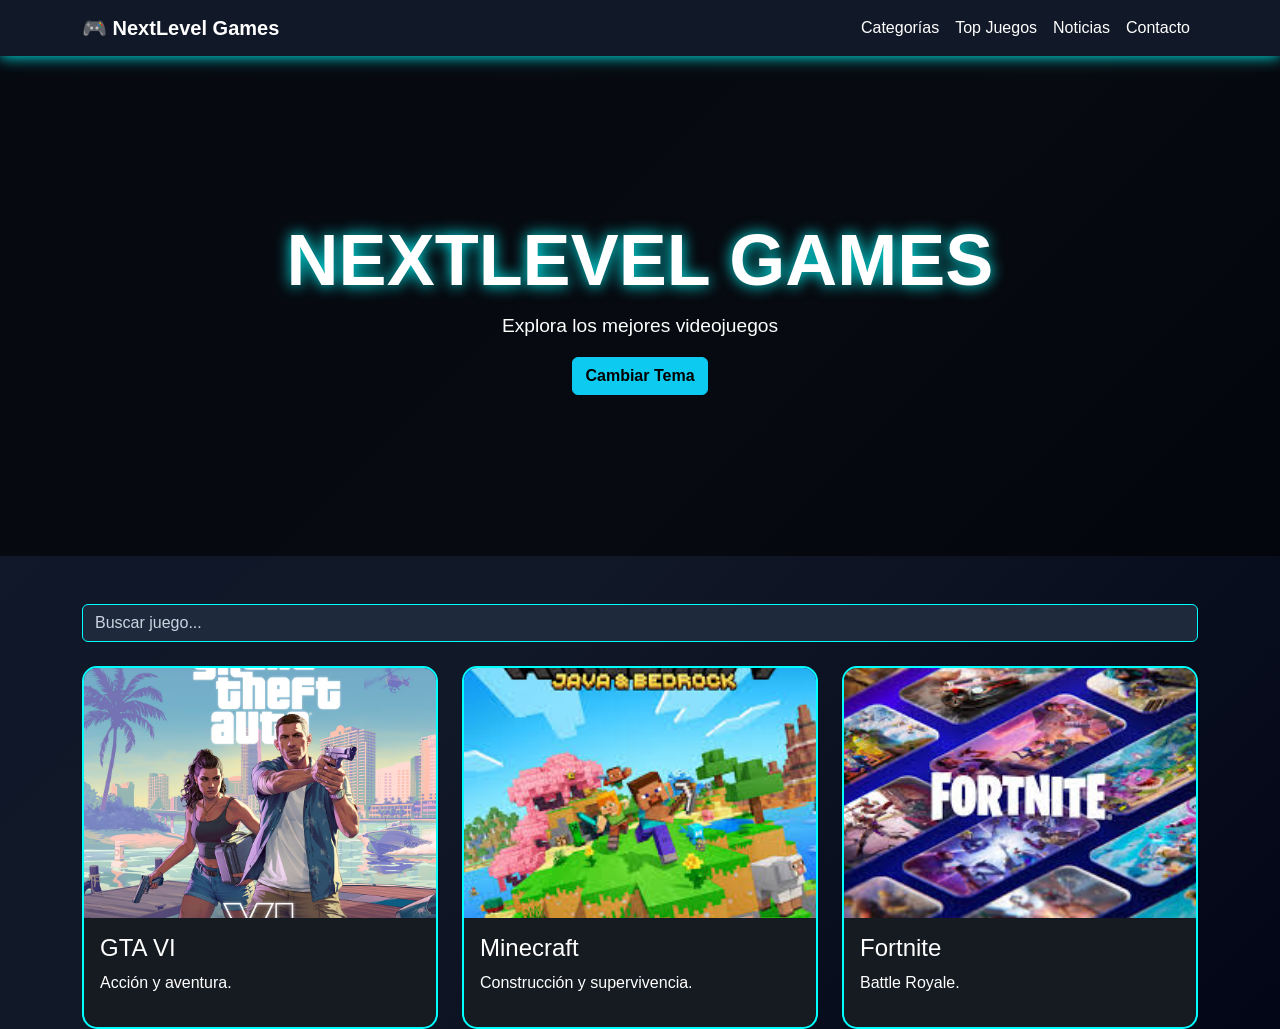
<file: next nevel games/public/index.html>
<!DOCTYPE html>
<html lang="es">

<head>

<meta charset="UTF-8">

<meta name="viewport"
content="width=device-width, initial-scale=1.0">

<title>NextLevel Games</title>

<link href="https://cdn.jsdelivr.net/npm/bootstrap@5.3.3/dist/css/bootstrap.min.css"
rel="stylesheet">

<link rel="stylesheet"
href="assets/css/style.css">

</head>

<body>

<nav class="navbar navbar-expand-lg navbar-dark">

<div class="container">

<a class="navbar-brand"
href="index.html">

🎮 NextLevel Games

</a>

<ul class="navbar-nav ms-auto">

<li class="nav-item">
<a class="nav-link"
href="categorias.html">
Categorías
</a>
</li>

<li class="nav-item">
<a class="nav-link"
href="top.html">
Top Juegos
</a>
</li>

<li class="nav-item">
<a class="nav-link"
href="noticias.html">
Noticias
</a>
</li>

<li class="nav-item">
<a class="nav-link"
href="contacto.html">
Contacto
</a>
</li>

</ul>

</div>

</nav>

<header class="hero">

<div>

<h1 class="display-2">

NEXTLEVEL GAMES

</h1>

<p>

Explora los mejores videojuegos

</p>

<button
onclick="cambiarTema()"
class="btn btn-info">

Cambiar Tema

</button>

</div>

</header>

<section class="container mt-5">

<input
id="busqueda"
onkeyup="buscarJuego()"
class="form-control mb-4"
placeholder="Buscar juego...">

<div class="row g-4">

<div class="col-md-4 juego"
data-nombre="GTA VI">

<div class="card">

<img src="assets/img/gta6.jpg">

<div class="card-body">

<h4>GTA VI</h4>

<p>Acción y aventura.</p>

</div>

</div>

</div>

<div class="col-md-4 juego"
data-nombre="Minecraft">

<div class="card">

<img src="assets/img/minecraft.jpg">

<div class="card-body">

<h4>Minecraft</h4>

<p>Construcción y supervivencia.</p>

</div>

</div>

</div>

<div class="col-md-4 juego"
data-nombre="Fortnite">

<div class="card">

<img src="assets/img/fortnite.jpg">

<div class="card-body">

<h4>Fortnite</h4>

<p>Battle Royale.</p>

</div>

</div>

</div>

</div>

</section>

<script src="assets/js/app.js"></script>

</body>

</html>
</file>
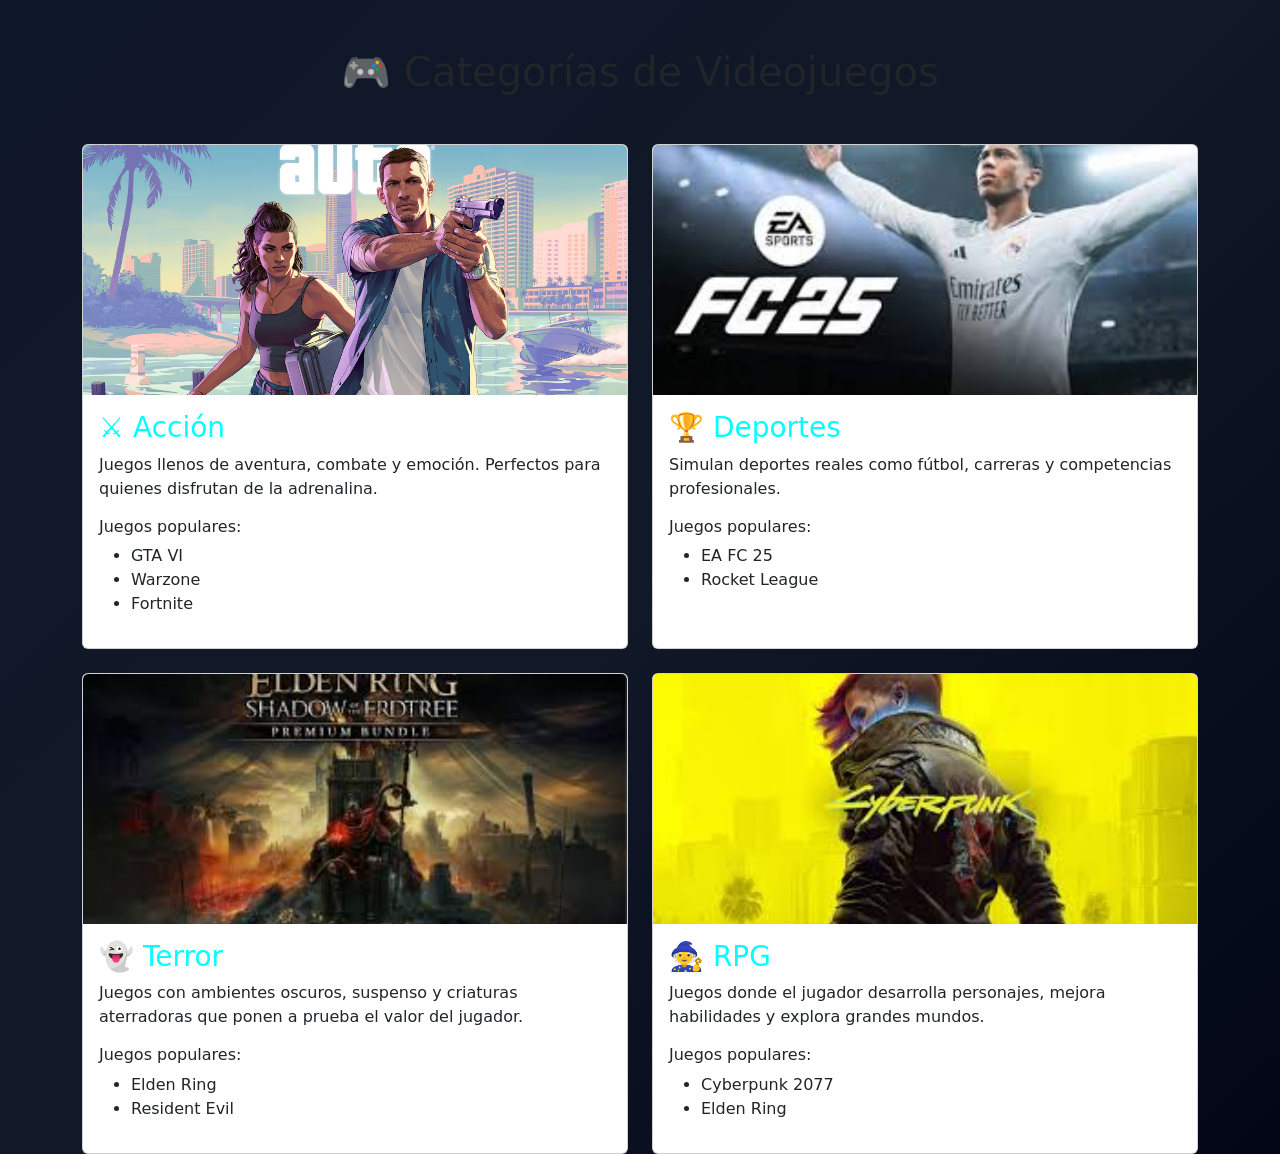
<file: next nevel games/public/categorias.html>
<!DOCTYPE html>
<html>

<head>

<link rel="stylesheet"
href="assets/css/style.css">

<link href="https://cdn.jsdelivr.net/npm/bootstrap@5.3.3/dist/css/bootstrap.min.css"
rel="stylesheet">

</head>

<body>

<div class="container mt-5">

    <h1 class="text-center mb-5">
        🎮 Categorías de Videojuegos
    </h1>

    <div class="row g-4">

        <!-- Acción -->
        <div class="col-md-6">
            <div class="card h-100">
                <img src="assets/img/gta6.jpg" class="card-img-top">
                <div class="card-body">
                    <h3>⚔️ Acción</h3>
                    <p>
                        Juegos llenos de aventura, combate y emoción.
                        Perfectos para quienes disfrutan de la adrenalina.
                    </p>

                    <h6>Juegos populares:</h6>
                    <ul>
                        <li>GTA VI</li>
                        <li>Warzone</li>
                        <li>Fortnite</li>
                    </ul>
                </div>
            </div>
        </div>

        <!-- Deportes -->
        <div class="col-md-6">
            <div class="card h-100">
                <img src="assets/img/fc25.jpg" class="card-img-top">
                <div class="card-body">
                    <h3>🏆 Deportes</h3>
                    <p>
                        Simulan deportes reales como fútbol, carreras
                        y competencias profesionales.
                    </p>

                    <h6>Juegos populares:</h6>
                    <ul>
                        <li>EA FC 25</li>
                        <li>Rocket League</li>
                    </ul>
                </div>
            </div>
        </div>

        <!-- Terror -->
        <div class="col-md-6">
            <div class="card h-100">
                <img src="assets/img/eldenring.jpg" class="card-img-top">
                <div class="card-body">
                    <h3>👻 Terror</h3>
                    <p>
                        Juegos con ambientes oscuros, suspenso y
                        criaturas aterradoras que ponen a prueba
                        el valor del jugador.
                    </p>

                    <h6>Juegos populares:</h6>
                    <ul>
                        <li>Elden Ring</li>
                        <li>Resident Evil</li>
                    </ul>
                </div>
            </div>
        </div>

        <!-- RPG -->
        <div class="col-md-6">
            <div class="card h-100">
                <img src="assets/img/cyberpunk2077.jpg" class="card-img-top">
                <div class="card-body">
                    <h3>🧙 RPG</h3>
                    <p>
                        Juegos donde el jugador desarrolla personajes,
                        mejora habilidades y explora grandes mundos.
                    </p>

                    <h6>Juegos populares:</h6>
                    <ul>
                        <li>Cyberpunk 2077</li>
                        <li>Elden Ring</li>
                    </ul>
                </div>
            </div>
        </div>

    </div>

</div>

</body>

</html>
</file>
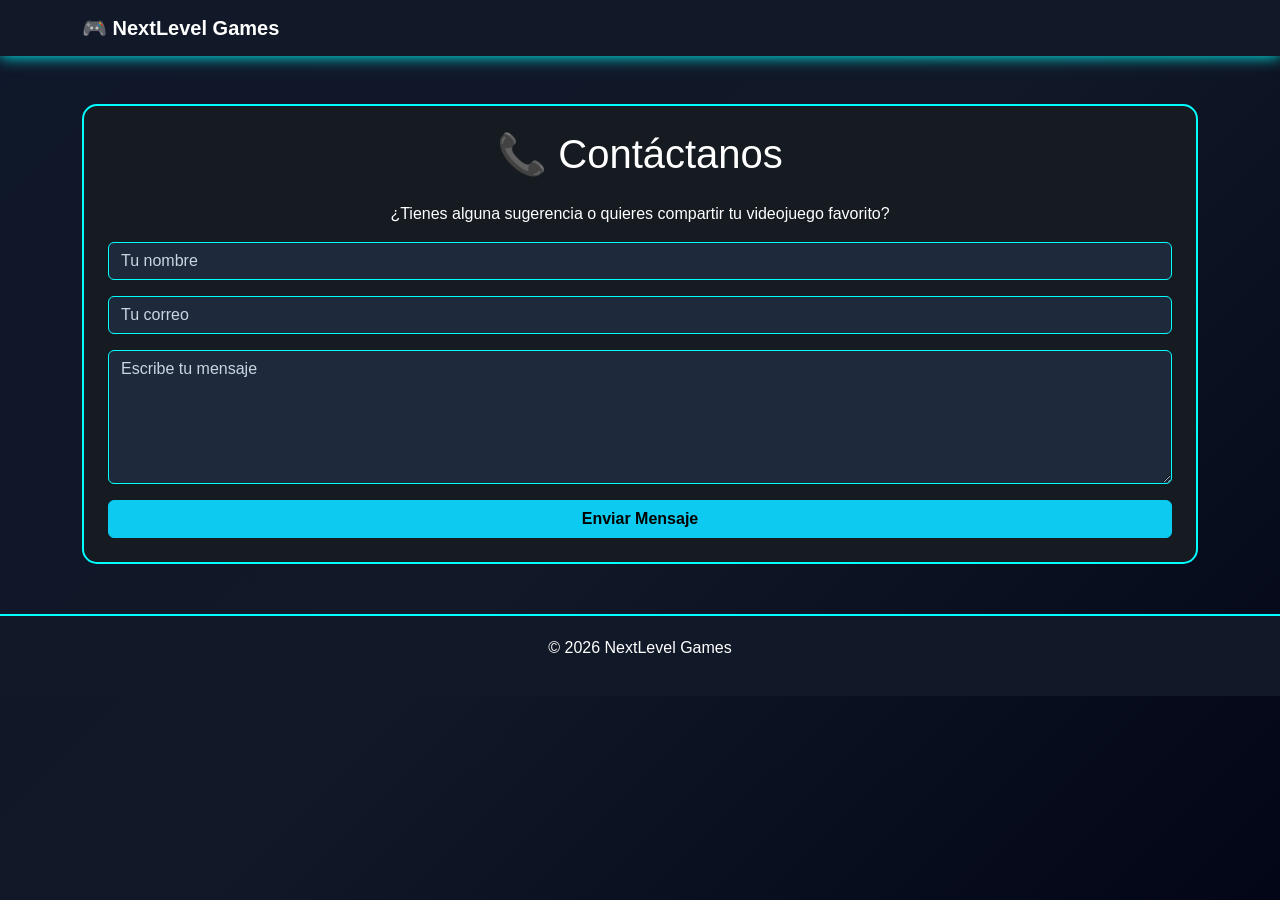
<file: next nevel games/public/contacto.html>
<!DOCTYPE html>
<html lang="es">

<head>
    <meta charset="UTF-8">
    <meta name="viewport" content="width=device-width, initial-scale=1.0">
    <title>Contacto - NextLevel Games</title>

    <link href="https://cdn.jsdelivr.net/npm/bootstrap@5.3.3/dist/css/bootstrap.min.css" rel="stylesheet">
    <link rel="stylesheet" href="assets/css/style.css">
</head>

<body>

<nav class="navbar navbar-expand-lg navbar-dark">
    <div class="container">
        <a class="navbar-brand fw-bold" href="index.html">
            🎮 NextLevel Games
        </a>
    </div>
</nav>

<div class="container mt-5">

    <div class="card p-4">

        <h1 class="text-center mb-4">
            📞 Contáctanos
        </h1>

        <p class="text-center">
            ¿Tienes alguna sugerencia o quieres compartir tu videojuego favorito?
        </p>

        <form>

            <input
                type="text"
                class="form-control mb-3"
                placeholder="Tu nombre">

            <input
                type="email"
                class="form-control mb-3"
                placeholder="Tu correo">

            <textarea
                class="form-control mb-3"
                rows="5"
                placeholder="Escribe tu mensaje"></textarea>

            <button
                type="submit"
                class="btn btn-info w-100">
                Enviar Mensaje
            </button>

        </form>

    </div>

</div>

<footer>
    <p>© 2026 NextLevel Games</p>
</footer>

</body>

</html>
</file>
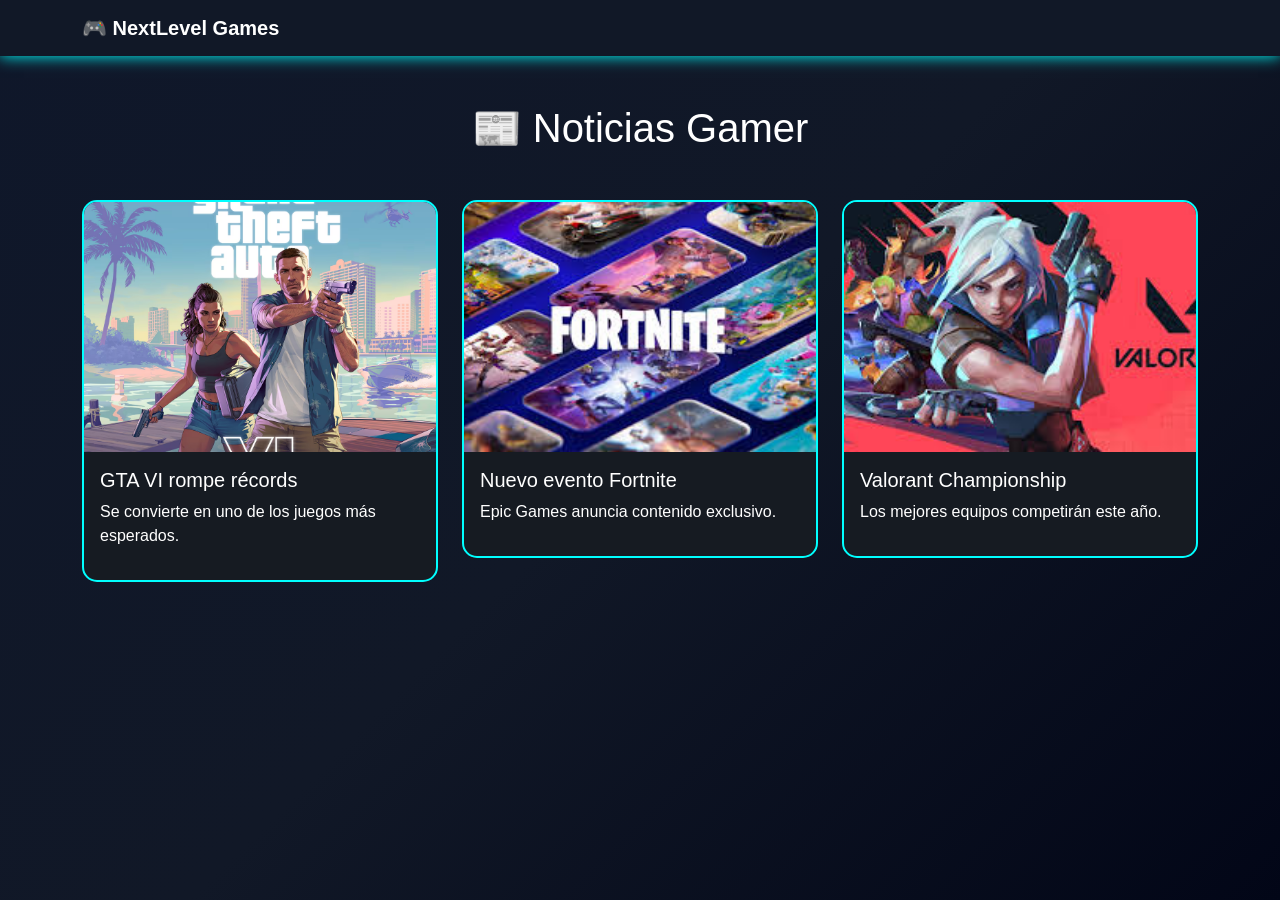
<file: next nevel games/public/noticias.html>
<!DOCTYPE html>
<html lang="es">

<head>
    <meta charset="UTF-8">
    <meta name="viewport" content="width=device-width, initial-scale=1.0">
    <title>Noticias Gamer</title>

    <link href="https://cdn.jsdelivr.net/npm/bootstrap@5.3.3/dist/css/bootstrap.min.css" rel="stylesheet">

    <link rel="stylesheet" href="assets/css/style.css">
</head>

<body>

<nav class="navbar navbar-expand-lg navbar-dark">
    <div class="container">
        <a class="navbar-brand" href="index.html">
            🎮 NextLevel Games
        </a>
    </div>
</nav>

<div class="container mt-5">

    <h1 class="text-center mb-5">
        📰 Noticias Gamer
    </h1>

    <div class="row g-4">

        <div class="col-md-4">
            <div class="card">
                <img src="assets/img/gta6.jpg" class="card-img-top">
                <div class="card-body">
                    <h5>GTA VI rompe récords</h5>
                    <p>Se convierte en uno de los juegos más esperados.</p>
                </div>
            </div>
        </div>

        <div class="col-md-4">
            <div class="card">
                <img src="assets/img/fortnite.jpg" class="card-img-top">
                <div class="card-body">
                    <h5>Nuevo evento Fortnite</h5>
                    <p>Epic Games anuncia contenido exclusivo.</p>
                </div>
            </div>
        </div>

        <div class="col-md-4">
            <div class="card">
                <img src="assets/img/valorant.jpg" class="card-img-top">
                <div class="card-body">
                    <h5>Valorant Championship</h5>
                    <p>Los mejores equipos competirán este año.</p>
                </div>
            </div>
        </div>

    </div>

</div>

</body>
</html>
</file>
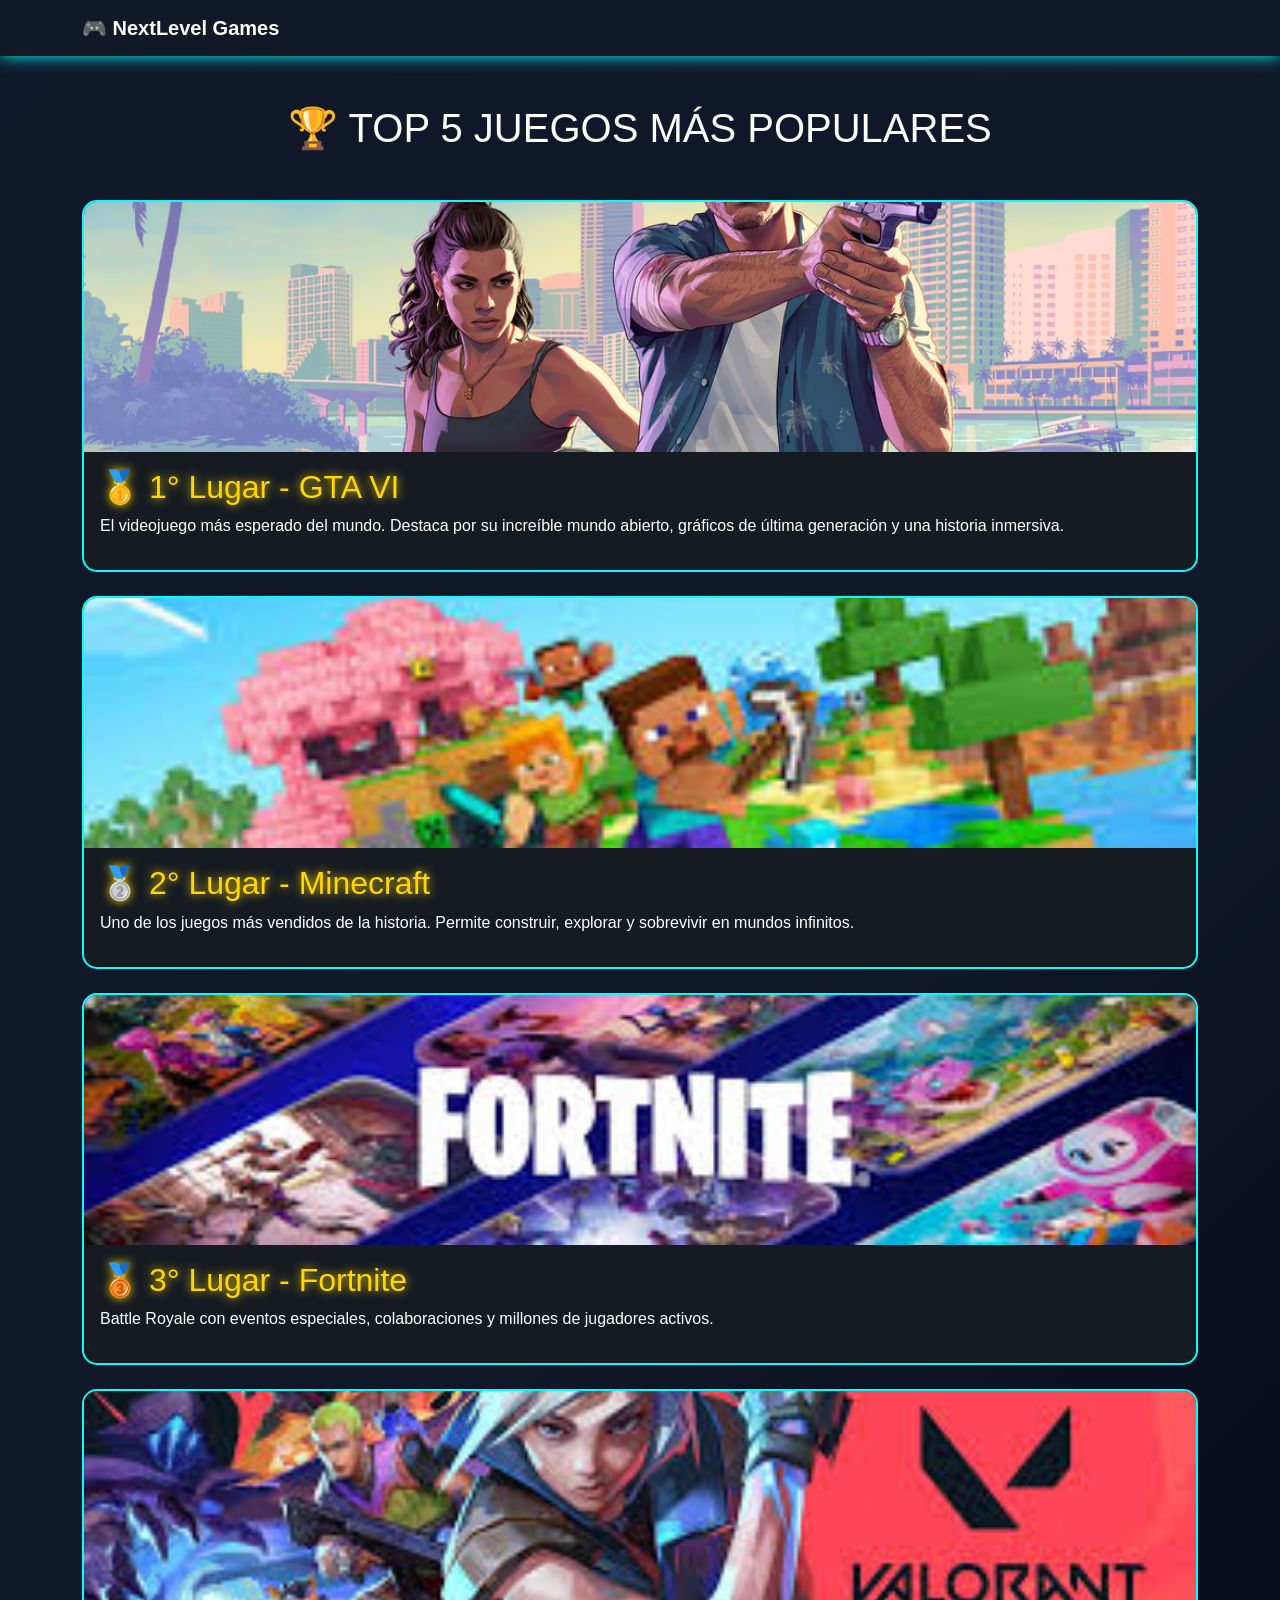
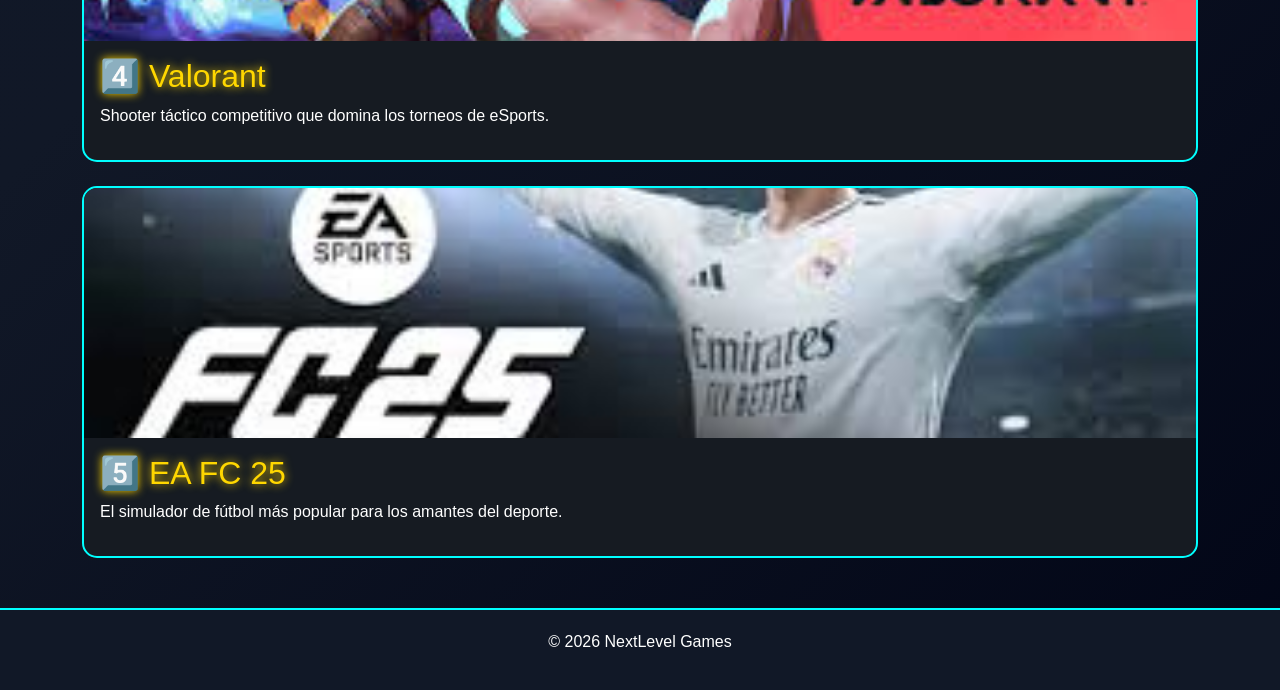
<file: next nevel games/public/top.html>
<!DOCTYPE html>
<html lang="es">

<head>
    <meta charset="UTF-8">
    <meta name="viewport" content="width=device-width, initial-scale=1.0">
    <title>Top Juegos</title>

    <link href="https://cdn.jsdelivr.net/npm/bootstrap@5.3.3/dist/css/bootstrap.min.css" rel="stylesheet">
    <link rel="stylesheet" href="assets/css/style.css">
</head>

<body>

<nav class="navbar navbar-expand-lg navbar-dark">
    <div class="container">
        <a class="navbar-brand" href="index.html">
            🎮 NextLevel Games
        </a>
    </div>
</nav>

<div class="container mt-5">

    <h1 class="text-center mb-5">
        🏆 TOP 5 JUEGOS MÁS POPULARES
    </h1>

    <!-- PRIMER LUGAR -->
    <div class="card mb-4">
        <img src="assets/img/gta6.jpg" class="card-img-top">
        <div class="card-body">
            <h2>🥇 1° Lugar - GTA VI</h2>
            <p>
                El videojuego más esperado del mundo.
                Destaca por su increíble mundo abierto,
                gráficos de última generación y una historia inmersiva.
            </p>
        </div>
    </div>

    <!-- SEGUNDO LUGAR -->
    <div class="card mb-4">
        <img src="assets/img/minecraft.jpg" class="card-img-top">
        <div class="card-body">
            <h2>🥈 2° Lugar - Minecraft</h2>
            <p>
                Uno de los juegos más vendidos de la historia.
                Permite construir, explorar y sobrevivir en mundos infinitos.
            </p>
        </div>
    </div>

    <!-- TERCER LUGAR -->
    <div class="card mb-4">
        <img src="assets/img/fortnite.jpg" class="card-img-top">
        <div class="card-body">
            <h2>🥉 3° Lugar - Fortnite</h2>
            <p>
                Battle Royale con eventos especiales,
                colaboraciones y millones de jugadores activos.
            </p>
        </div>
    </div>

    <!-- CUARTO -->
    <div class="card mb-4">
        <img src="assets/img/valorant.jpg" class="card-img-top">
        <div class="card-body">
            <h2>4️⃣ Valorant</h2>
            <p>
                Shooter táctico competitivo que domina
                los torneos de eSports.
            </p>
        </div>
    </div>

    <!-- QUINTO -->
    <div class="card mb-4">
        <img src="assets/img/fc25.jpg" class="card-img-top">
        <div class="card-body">
            <h2>5️⃣ EA FC 25</h2>
            <p>
                El simulador de fútbol más popular
                para los amantes del deporte.
            </p>
        </div>
    </div>

</div>

<footer>
    <p>© 2026 NextLevel Games</p>
</footer>

</body>
</html>
</file>
<file: next nevel games/public/assets/css/style.css>
/* ====== ESTILOS GENERALES ====== */

body{
    background: linear-gradient(
        135deg,
        #0f172a,
        #111827,
        #020617
    );
    color: white;
    min-height: 100vh;
    font-family: Arial, sans-serif;
}

/* ====== NAVBAR ====== */

.navbar{
    background: #111827;
    box-shadow: 0 0 15px cyan;
}

.navbar-brand{
    font-weight: bold;
    color: white !important;
}

.nav-link{
    color: white !important;
}

.nav-link:hover{
    color: cyan !important;
}

/* ====== HERO ====== */

.hero{
    height: 500px;

    display: flex;
    justify-content: center;
    align-items: center;
    text-align: center;

    background: linear-gradient(
        rgba(0,0,0,.6),
        rgba(0,0,0,.6)
    ),
    url("https://images.unsplash.com/photo-1511512578047-dfb367046420");

    background-size: cover;
    background-position: center;
}

.hero h1{
    font-weight: bold;
    text-shadow: 0 0 15px cyan;
}

.hero p{
    font-size: 1.2rem;
}

/* ====== BUSCADOR ====== */

.form-control{
    background: #1e293b;
    color: white;
    border: 1px solid cyan;
}

.form-control::placeholder{
    color: #cbd5e1;
}

/* ====== TARJETAS ====== */

.card{
    background: #161b22;
    border: 2px solid cyan;
    color: white;
    transition: 0.4s;
    overflow: hidden;
    border-radius: 15px;
}

.card:hover{
    transform: translateY(-10px);
    box-shadow: 0 0 25px cyan;
}

.card img{
    width: 100%;
    height: 250px;
    object-fit: cover;
}

.card h3{
    color: cyan;
}

.card h2{
    color: gold;
    text-shadow: 0 0 10px gold;
}

/* ====== TOP JUEGOS ====== */

.display-1{
    text-shadow: 0 0 25px gold;
}

/* ====== BOTONES ====== */

.btn-info{
    font-weight: bold;
}

/* ====== FOOTER ====== */

footer{
    margin-top: 50px;
    padding: 20px;
    text-align: center;
    background: #111827;
    border-top: 2px solid cyan;
}

/* ====== MODO CLARO ====== */

.modo-claro{
    background: white !important;
    color: black !important;
}

.modo-claro .card{
    background: white;
    color: black;
}

.modo-claro .navbar{
    background: #e5e7eb;
}

/* ====== ANIMACIÓN ====== */

@keyframes brillo{

    0%{
        box-shadow: 0 0 5px cyan;
    }

    50%{
        box-shadow: 0 0 25px cyan;
    }

    100%{
        box-shadow: 0 0 5px cyan;
    }

}

.card{
    animation: brillo 3s infinite;
}
</file>
